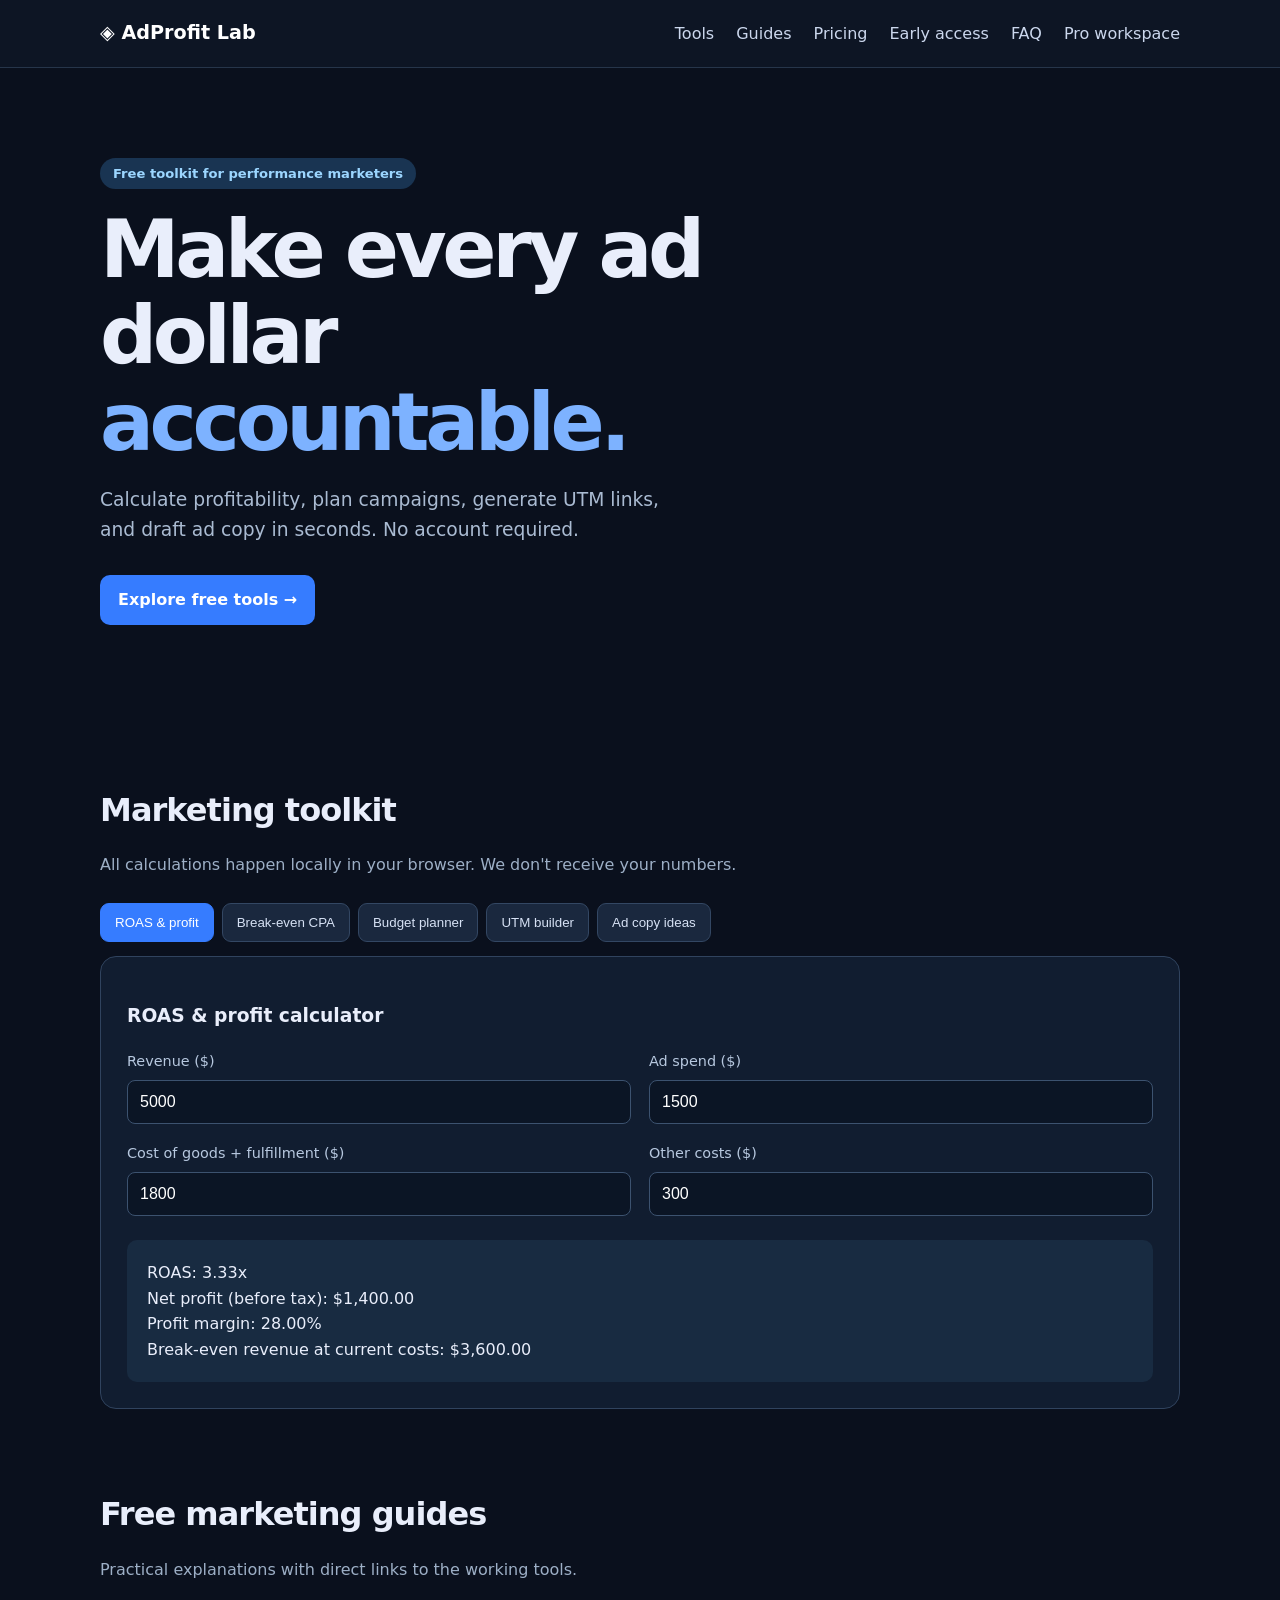
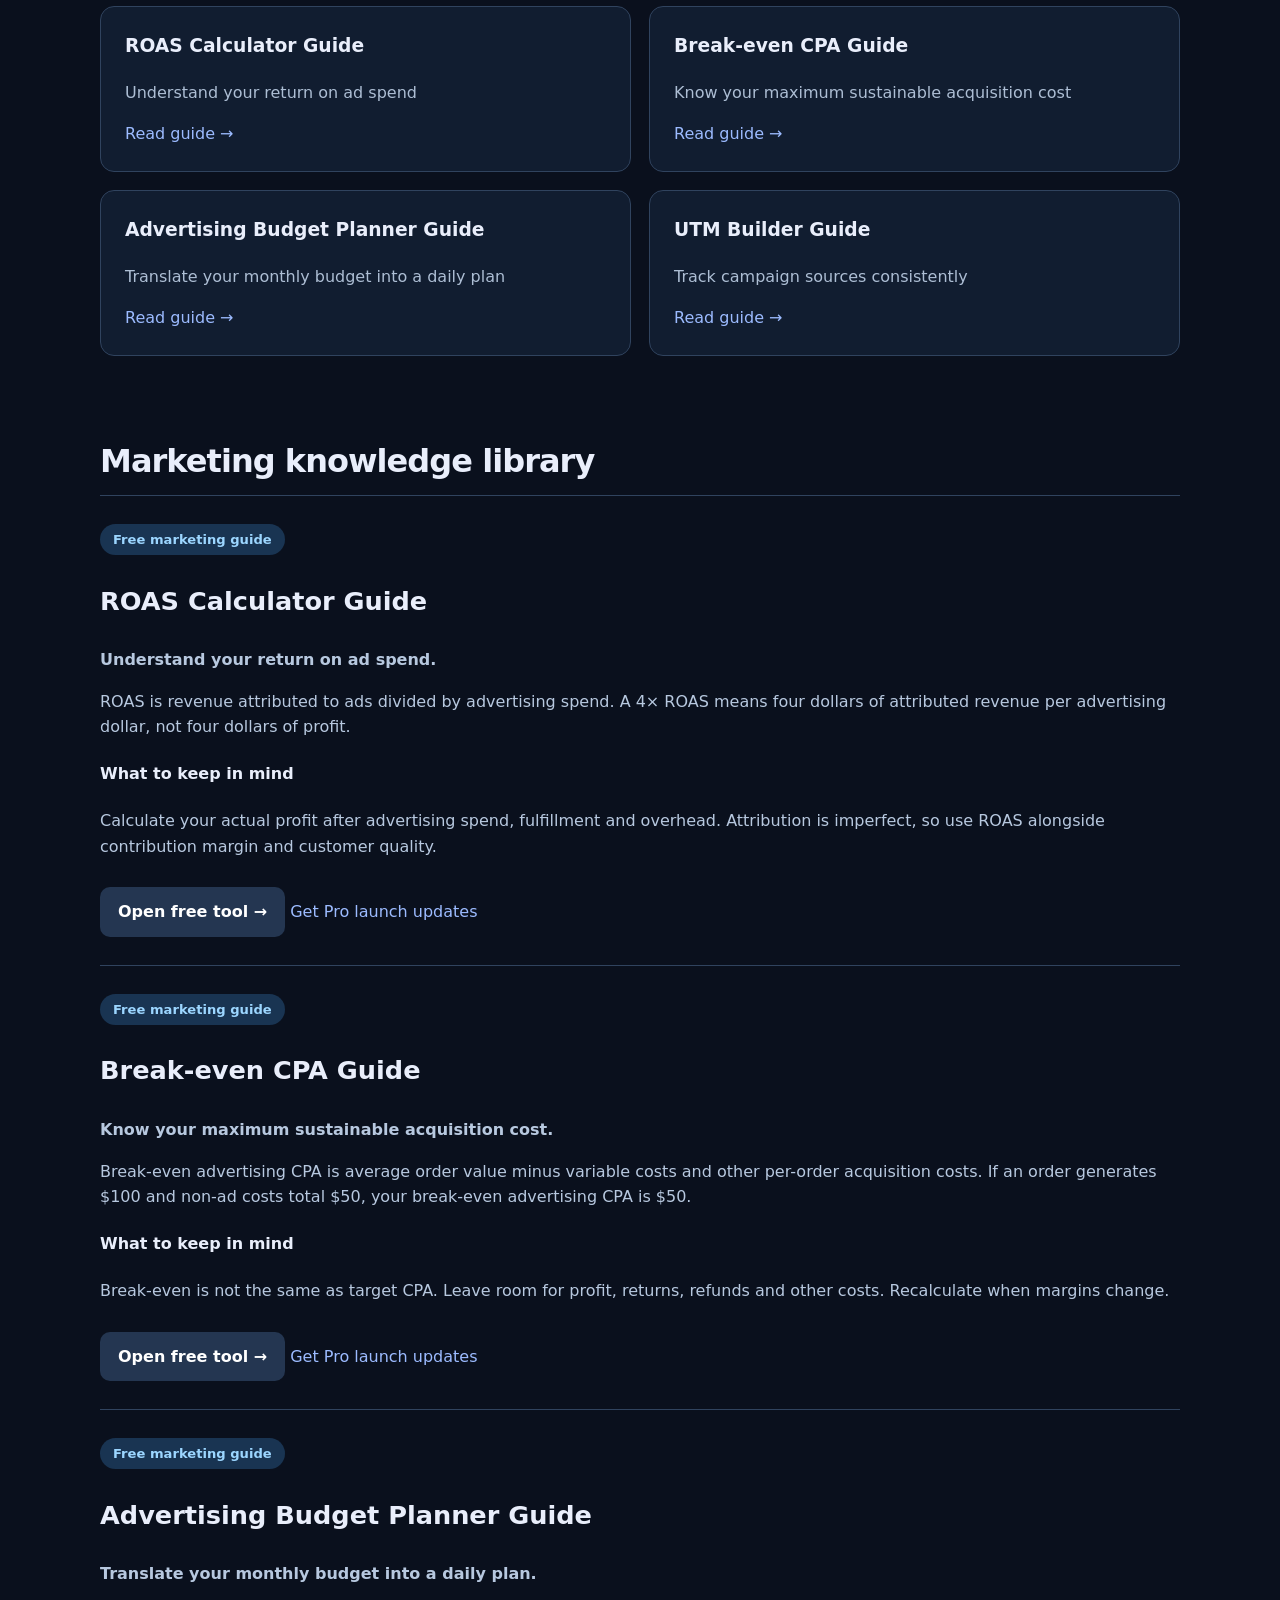
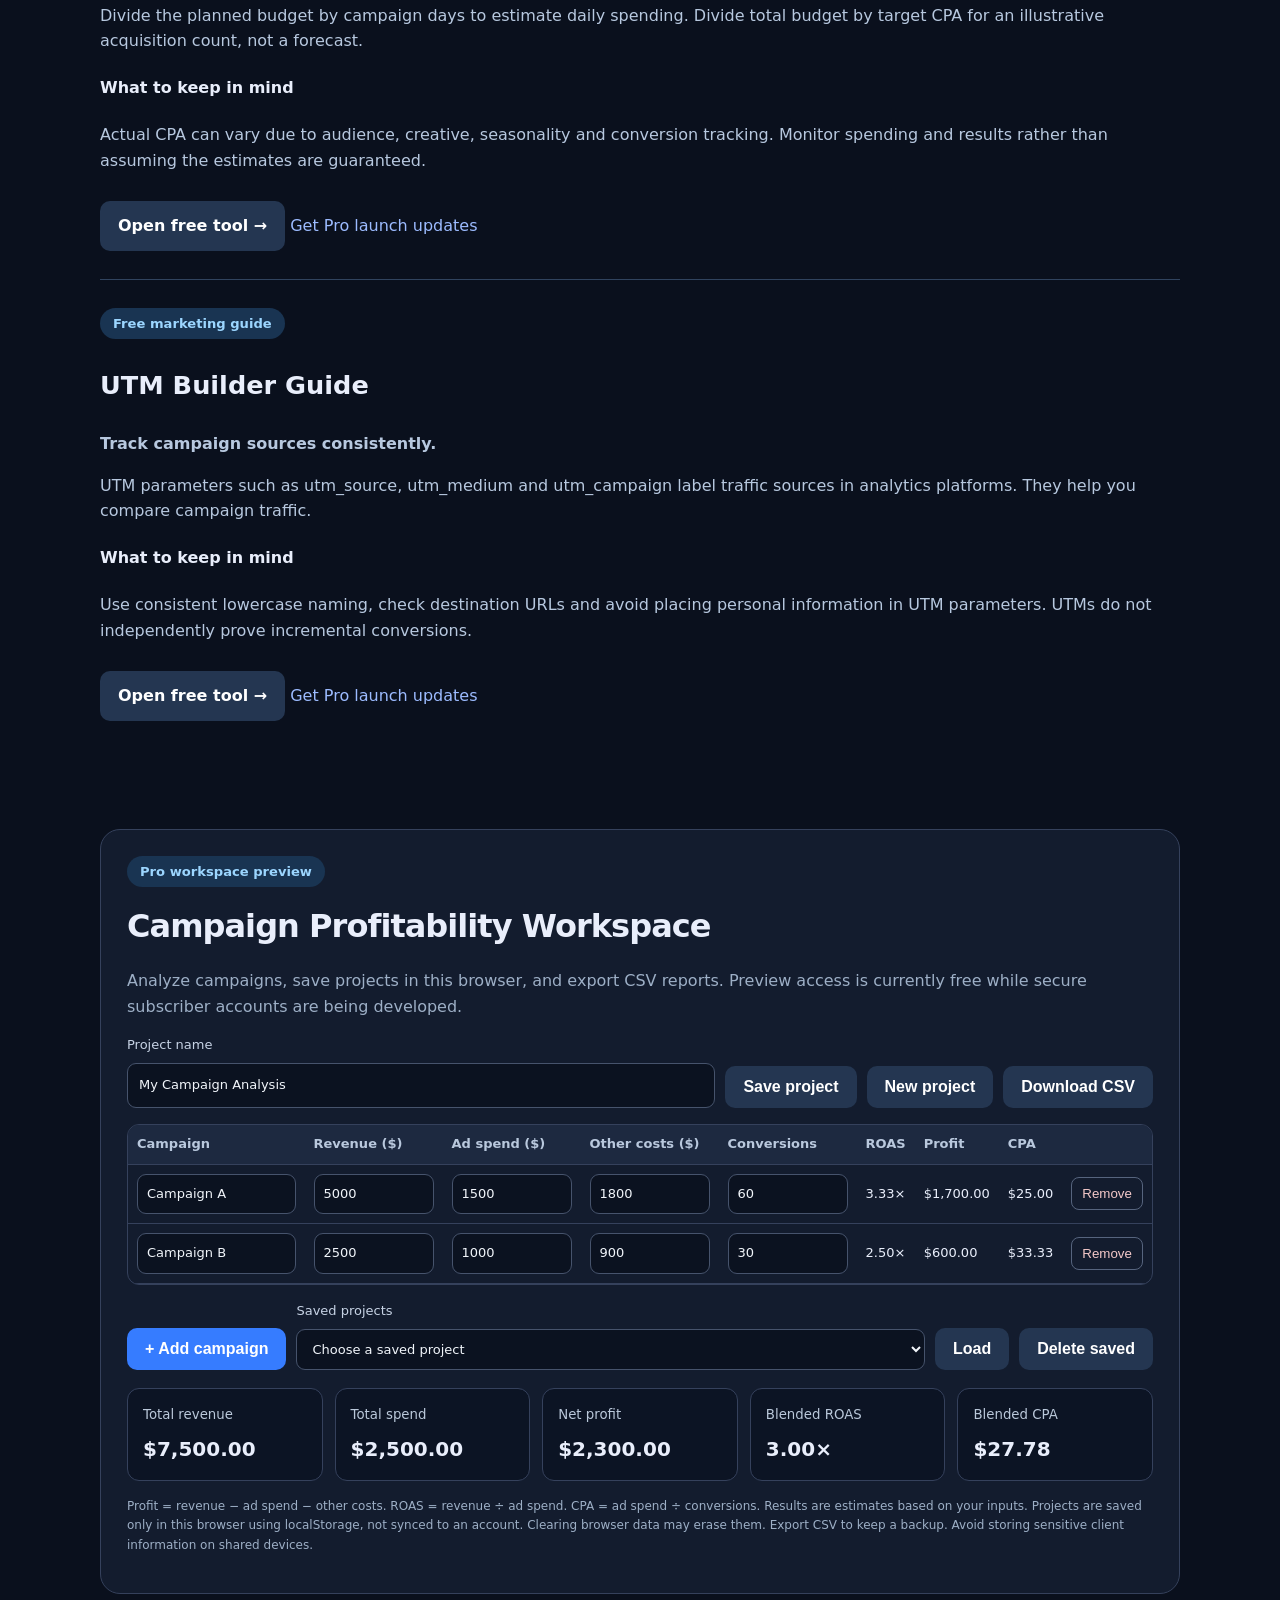
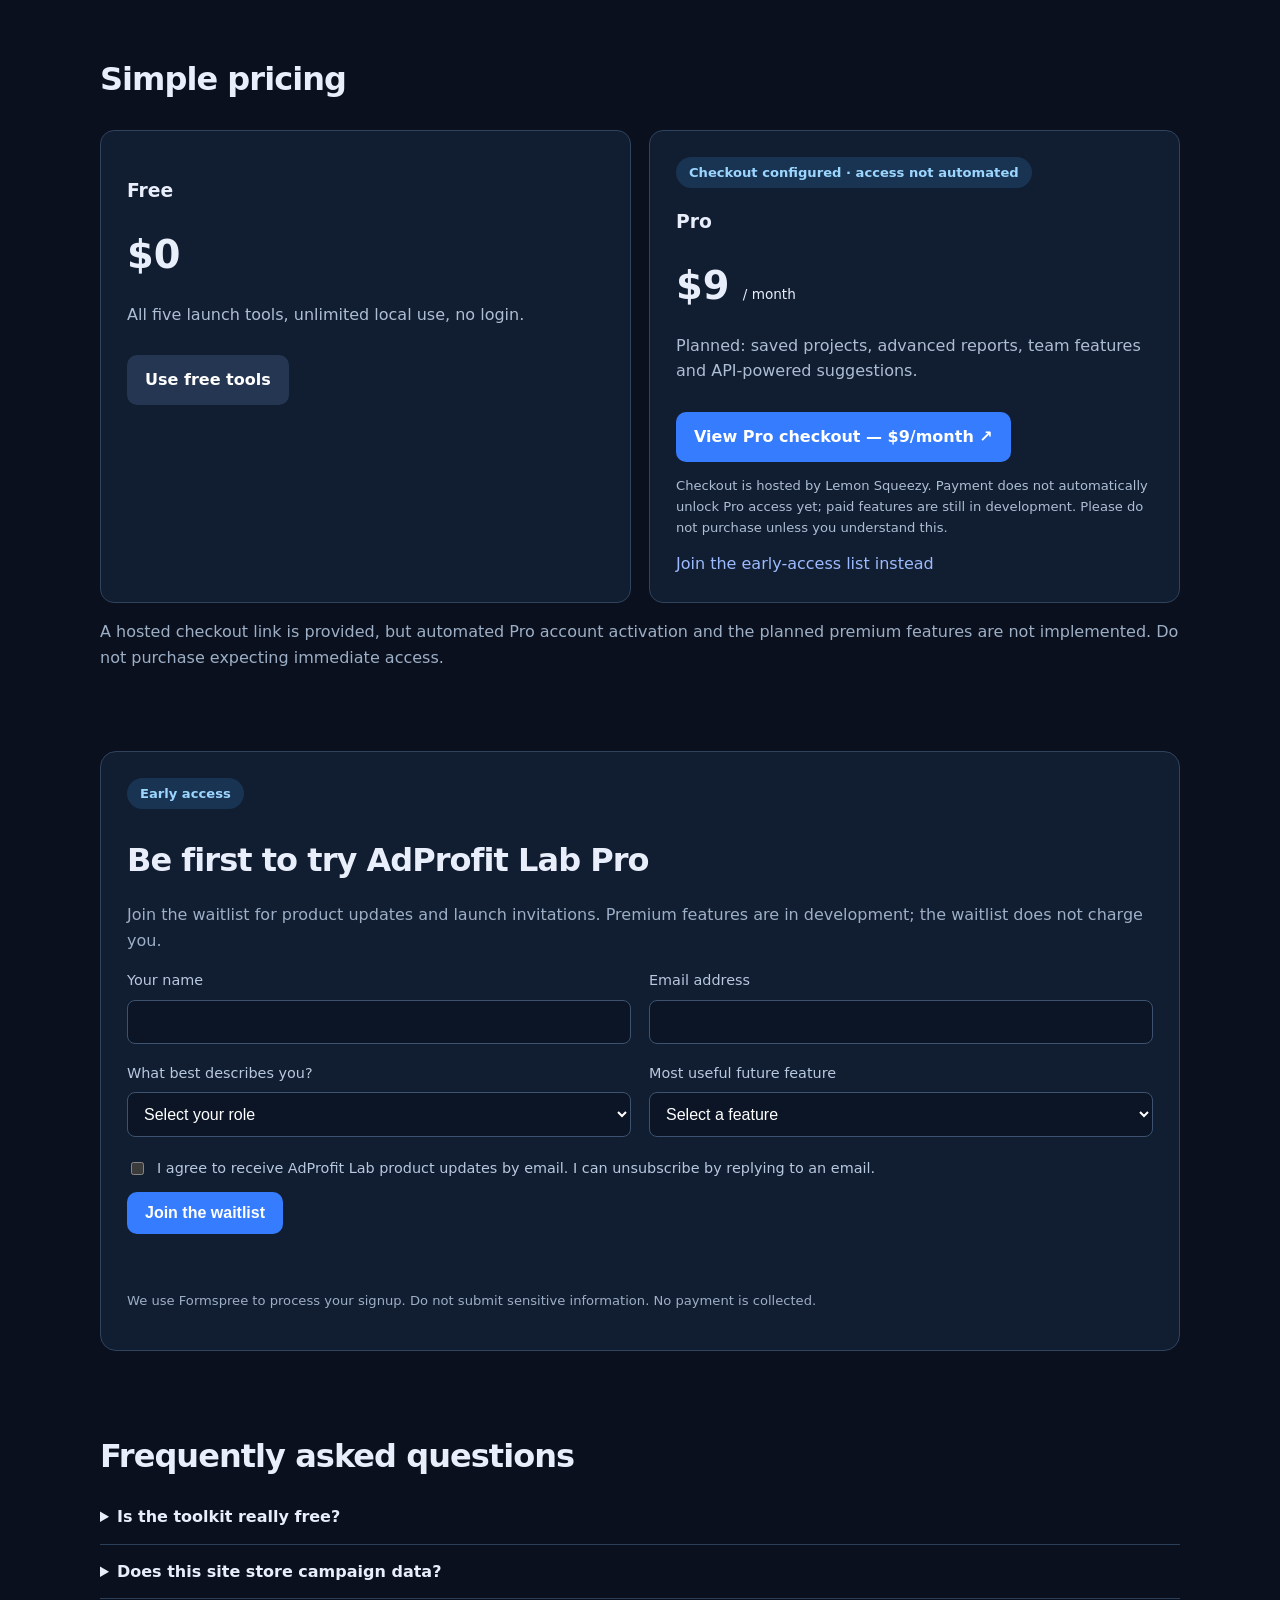
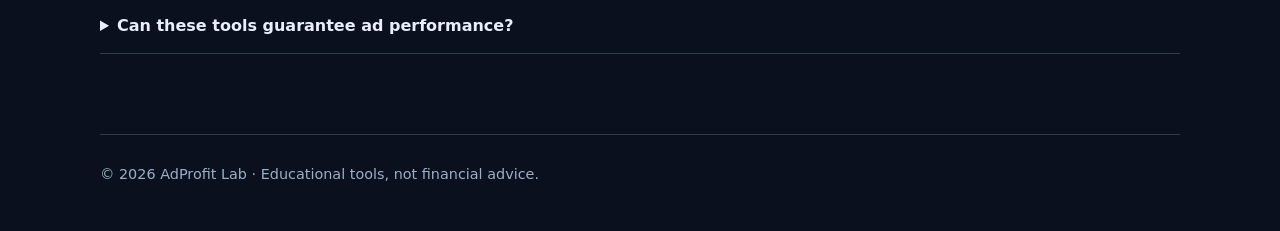
<file: index.html>
<!DOCTYPE html>
<html lang="en"><head><meta charset="utf-8"/><meta content="width=device-width,initial-scale=1" name="viewport"/><meta content="Free advertising ROI, CPA, budget and UTM tools for marketers." name="description"/><title>AdProfit Lab | Free Marketing Calculators</title><link href="https://aqibspeaks.github.io/adprofit-lab/" rel="canonical"/><style>:root{color-scheme:dark;font-family:Inter,system-ui,-apple-system,Segoe UI,sans-serif;background:#0a101d;color:#e9eefb}*{box-sizing:border-box}html{scroll-behavior:smooth}body{margin:0;line-height:1.6}.wrap{width:min(1080px,92%);margin:auto}header{border-bottom:1px solid #26354a;background:#0d1524}.nav{display:flex;justify-content:space-between;align-items:center;padding:18px 0}.logo{font-weight:800;font-size:1.2rem;color:#fff}a{color:#9cbbff;text-decoration:none}nav{display:flex;gap:22px}nav a{color:#cbd7ed}.hero{padding:90px 0 80px;max-width:770px}.pill{display:inline-block;padding:5px 13px;background:#193452;color:#9cd6ff;border-radius:50px;font-size:.82rem;font-weight:700}h1{font-size:clamp(2.7rem,7vw,5rem);line-height:1.08;letter-spacing:-.055em;margin:18px 0}h1 em{font-style:normal;color:#7db2ff}.hero p{font-size:1.17rem;color:#aabbd2;max-width:600px}.btn{display:inline-block;border:0;border-radius:10px;background:#367cff;color:white;padding:12px 18px;font-size:1rem;font-weight:700;cursor:pointer;margin-top:12px}.btn:hover{background:#2364db}.btn.secondary{background:#243651}section{margin-bottom:80px}h2{font-size:2rem;letter-spacing:-.03em;margin-bottom:8px}.muted{color:#9dafc6}.tabs{display:flex;gap:8px;flex-wrap:wrap;margin:25px 0 0}.tabs button{background:#1a283e;border:1px solid #334763;border-radius:9px;color:#d6e1f4;padding:11px 14px;cursor:pointer}.tabs button.active{background:#367cff;border-color:#367cff;color:white}.panel{border:1px solid #30435e;border-radius:16px;background:#111d30;padding:26px;margin-top:14px}.hidden{display:none}.fields{display:grid;grid-template-columns:repeat(2,minmax(0,1fr));gap:18px}label{display:flex;flex-direction:column;gap:7px;font-size:.9rem;color:#b7c8df}input{background:#0b1525;border:1px solid #3c526f;border-radius:8px;padding:12px;color:white;font-size:1rem;min-width:0}input:focus{outline:2px solid #6ca5ff}.result{margin-top:24px;padding:20px;border-radius:10px;background:#182b41;white-space:pre-wrap;overflow-wrap:anywhere}.result:empty{display:none}.cards{display:grid;grid-template-columns:1fr 1fr;gap:18px;margin-top:25px}.cards article{background:#111d30;border:1px solid #30435e;border-radius:14px;padding:26px}.cards strong{font-size:2.4rem}.cards small{font-size:.85rem;font-weight:400}.cards p{color:#adbed4}details{border-bottom:1px solid #2b4058;padding:14px 0}summary{cursor:pointer;font-weight:700}footer{border-top:1px solid #293c52;padding:28px 0 45px;color:#9dafc6;font-size:.9rem}@media(max-width:650px){.fields,.cards{grid-template-columns:1fr}.hero{padding:55px 0}.panel{padding:18px}nav{gap:12px;font-size:.85rem}}

select{background:#0b1525;border:1px solid #3c526f;border-radius:8px;padding:12px;color:white;font-size:1rem;width:100%}select:focus{outline:2px solid #6ca5ff}.consent{flex-direction:row;align-items:flex-start;margin-top:20px;gap:10px}.consent input{margin-top:5px}.hp{position:absolute;left:-10000px;width:1px;height:1px;overflow:hidden}.fine{font-size:.82rem}#leadStatus{min-height:1.5em}#leadSubmit:disabled{opacity:.65;cursor:wait}

/* Unified single-file navigation and guides */
header{position:sticky;top:0;z-index:20}nav{flex-wrap:wrap} .guide-grid{display:grid;grid-template-columns:repeat(2,minmax(0,1fr));gap:18px;margin-top:24px}.guide-card{background:#111d30;border:1px solid #30435e;border-radius:14px;padding:24px}.guide-card h3{margin-top:0}.guide-card p{color:#adbed4}.guide-detail{scroll-margin-top:90px;border-top:1px solid #30435e;padding:28px 0}.guide-detail h3{font-size:1.6rem}.guide-detail p{color:#b7c8df}.guide-detail ul{color:#b7c8df}.guide-detail:target{background:#13243b;border-radius:14px;padding:28px 20px}section{scroll-margin-top:95px} .panel.hidden{display:none}#early-access.panel{display:block!important}a:focus-visible,button:focus-visible{outline:3px solid #8fbaff;outline-offset:3px}@media(max-width:650px){.guide-grid{grid-template-columns:1fr}.nav{align-items:flex-start;gap:12px}nav{gap:10px}}

/* Pro workspace */
.pro-workspace{margin:60px 0;padding:26px;border:1px solid #35415c;border-radius:20px;background:#131c2e}
.pro-workspace h2{margin:14px 0}.pro-toolbar{display:flex;flex-wrap:wrap;gap:10px;align-items:end;margin:16px 0}.pro-toolbar label{flex:1 1 200px;display:grid;gap:7px;font-size:13px;color:#c7d3e5}.pro-toolbar input,.pro-toolbar select,.pro-table input{width:100%;min-width:0;box-sizing:border-box;background:#0b1220;color:#f1f5fa;border:1px solid #46536c;border-radius:9px;padding:11px;font:inherit}.pro-table-wrap{overflow-x:auto;border:1px solid #35415c;border-radius:12px}.pro-table{width:100%;border-collapse:collapse;min-width:930px}.pro-table th,.pro-table td{padding:9px;border-bottom:1px solid #35415c;text-align:left;font-size:13px}.pro-table th{color:#b9c8dd;background:#1d2940}.pro-table td input{padding:9px}.pro-table td:first-child input{min-width:145px}.pro-table td:not(:first-child) input{min-width:90px}.pro-table .pro-remove{background:transparent;border:1px solid #56647e;color:#f4c9c9;padding:8px 10px;border-radius:8px;cursor:pointer}.pro-summary{display:grid;grid-template-columns:repeat(auto-fit,minmax(140px,1fr));gap:12px;margin-top:18px}.pro-summary>div{padding:15px;background:#0c1424;border:1px solid #35415c;border-radius:12px}.pro-summary small{display:block;color:#bac8da;margin-bottom:8px}.pro-summary strong{font-size:20px;overflow-wrap:anywhere}.pro-workspace .fine{font-size:12px;line-height:1.6;margin-top:16px}
</style></head><body><header><div class="wrap nav"><a class="logo" href="#top">◈ AdProfit Lab</a><nav><a href="#tools">Tools</a><a href="#guides">Guides</a><a href="#pricing">Pricing</a><a href="#early-access">Early access</a><a href="#faq">FAQ</a><a href="#pro-workspace">Pro workspace</a></nav></div></header><main class="wrap" id="top"><section class="hero"><span class="pill">Free toolkit for performance marketers</span><h1>Make every ad dollar <em>accountable.</em></h1><p>Calculate profitability, plan campaigns, generate UTM links, and draft ad copy in seconds. No account required.</p><a class="btn" href="#tools">Explore free tools →</a></section><section id="tools"><h2>Marketing toolkit</h2><p class="muted">All calculations happen locally in your browser. We don't receive your numbers.</p><div aria-label="Select tool" class="tabs" role="tablist"><button class="active" data-tab="roas">ROAS &amp; profit</button><button data-tab="cpa">Break-even CPA</button><button data-tab="budget">Budget planner</button><button data-tab="utm">UTM builder</button><button data-tab="copy">Ad copy ideas</button></div><div class="panel" id="roas"><h3>ROAS &amp; profit calculator</h3><div class="fields"><label>Revenue ($)<input id="revenue" min="0" step="any" type="number" value="5000"/></label><label>Ad spend ($)<input id="spend" min="0" step="any" type="number" value="1500"/></label><label>Cost of goods + fulfillment ($)<input id="cost" min="0" step="any" type="number" value="1800"/></label><label>Other costs ($)<input id="other" min="0" step="any" type="number" value="300"/></label></div><div aria-live="polite" class="result" id="roasOut"></div></div><div class="panel hidden" id="cpa"><h3>Break-even CPA calculator</h3><div class="fields"><label>Average order value ($)<input id="aov" min="0" step="any" type="number" value="100"/></label><label>Variable cost per order ($)<input id="variable" min="0" step="any" type="number" value="45"/></label><label>Other acquisition cost per order ($)<input id="perorder" min="0" step="any" type="number" value="5"/></label></div><div aria-live="polite" class="result" id="cpaOut"></div></div><div class="panel hidden" id="budget"><h3>Advertising budget planner</h3><div class="fields"><label>Monthly budget ($)<input id="monthly" min="0" step="any" type="number" value="1000"/></label><label>Target CPA ($)<input id="targetcpa" min="0" step="any" type="number" value="25"/></label><label>Days in campaign<input id="days" min="1" step="1" type="number" value="30"/></label></div><div aria-live="polite" class="result" id="budgetOut"></div></div><div class="panel hidden" id="utm"><h3>UTM campaign link builder</h3><div class="fields"><label>Destination URL<input id="url" placeholder="https://example.com/landing" type="url"/></label><label>Source<input id="source" placeholder="facebook"/></label><label>Medium<input id="medium" placeholder="paid_social"/></label><label>Campaign<input id="campaign" placeholder="fall_launch"/></label><label>Content (optional)<input id="content" placeholder="creative_a"/></label></div><div aria-live="polite" class="result" id="utmOut"></div><button class="btn secondary" id="copyLink" type="button">Copy URL</button></div><div class="panel hidden" id="copy"><h3>Ad copy idea generator</h3><p class="muted">Template-based, not AI-generated. Review claims and platform policies before publishing.</p><div class="fields"><label>Product or service<input id="product" maxlength="100" placeholder="Online marketing course"/></label><label>Audience<input id="audience" maxlength="100" placeholder="Small business owners"/></label><label>Key benefit<input id="benefit" maxlength="120" placeholder="Organize campaigns faster"/></label></div><button class="btn" id="generate" type="button">Generate ideas</button><div aria-live="polite" class="result" id="copyOut"></div></div></section><section id="guides"><h2>Free marketing guides</h2><p class="muted">Practical explanations with direct links to the working tools.</p><div class="guide-grid"><article class="guide-card"><h3>ROAS Calculator Guide</h3><p>Understand your return on ad spend</p><a href="#roas-guide">Read guide →</a></article><article class="guide-card"><h3>Break-even CPA Guide</h3><p>Know your maximum sustainable acquisition cost</p><a href="#cpa-guide">Read guide →</a></article><article class="guide-card"><h3>Advertising Budget Planner Guide</h3><p>Translate your monthly budget into a daily plan</p><a href="#budget-guide">Read guide →</a></article><article class="guide-card"><h3>UTM Builder Guide</h3><p>Track campaign sources consistently</p><a href="#utm-guide">Read guide →</a></article></div></section><section id="guide-library"><h2>Marketing knowledge library</h2><article class="guide-detail" id="roas-guide"><span class="pill">Free marketing guide</span><h3>ROAS Calculator Guide</h3><p><strong>Understand your return on ad spend.</strong></p><p>ROAS is revenue attributed to ads divided by advertising spend. A 4× ROAS means four dollars of attributed revenue per advertising dollar, not four dollars of profit.</p><h4>What to keep in mind</h4><p>Calculate your actual profit after advertising spend, fulfillment and overhead. Attribution is imperfect, so use ROAS alongside contribution margin and customer quality.</p><a class="btn secondary" data-open-tool="roas" href="#tools">Open free tool →</a> <a href="#early-access">Get Pro launch updates</a></article><article class="guide-detail" id="cpa-guide"><span class="pill">Free marketing guide</span><h3>Break-even CPA Guide</h3><p><strong>Know your maximum sustainable acquisition cost.</strong></p><p>Break-even advertising CPA is average order value minus variable costs and other per-order acquisition costs. If an order generates $100 and non-ad costs total $50, your break-even advertising CPA is $50.</p><h4>What to keep in mind</h4><p>Break-even is not the same as target CPA. Leave room for profit, returns, refunds and other costs. Recalculate when margins change.</p><a class="btn secondary" data-open-tool="cpa" href="#tools">Open free tool →</a> <a href="#early-access">Get Pro launch updates</a></article><article class="guide-detail" id="budget-guide"><span class="pill">Free marketing guide</span><h3>Advertising Budget Planner Guide</h3><p><strong>Translate your monthly budget into a daily plan.</strong></p><p>Divide the planned budget by campaign days to estimate daily spending. Divide total budget by target CPA for an illustrative acquisition count, not a forecast.</p><h4>What to keep in mind</h4><p>Actual CPA can vary due to audience, creative, seasonality and conversion tracking. Monitor spending and results rather than assuming the estimates are guaranteed.</p><a class="btn secondary" data-open-tool="budget" href="#tools">Open free tool →</a> <a href="#early-access">Get Pro launch updates</a></article><article class="guide-detail" id="utm-guide"><span class="pill">Free marketing guide</span><h3>UTM Builder Guide</h3><p><strong>Track campaign sources consistently.</strong></p><p>UTM parameters such as utm_source, utm_medium and utm_campaign label traffic sources in analytics platforms. They help you compare campaign traffic.</p><h4>What to keep in mind</h4><p>Use consistent lowercase naming, check destination URLs and avoid placing personal information in UTM parameters. UTMs do not independently prove incremental conversions.</p><a class="btn secondary" data-open-tool="utm" href="#tools">Open free tool →</a> <a href="#early-access">Get Pro launch updates</a></article></section><section class="pro-workspace" id="pro-workspace"><span class="pill">Pro workspace preview</span><h2>Campaign Profitability Workspace</h2><p class="muted">Analyze campaigns, save projects in this browser, and export CSV reports. Preview access is currently free while secure subscriber accounts are being developed.</p><div class="pro-toolbar"><label>Project name<input id="proProjectName" maxlength="90" placeholder="Project name" value="My Campaign Analysis"/></label><button class="btn secondary" id="proSave" type="button">Save project</button><button class="btn secondary" id="proNew" type="button">New project</button><button class="btn secondary" id="proExport" type="button">Download CSV</button></div><p aria-live="polite" class="muted" id="proStatus" role="status"></p><div class="pro-table-wrap"><table class="pro-table"><thead><tr><th>Campaign</th><th>Revenue ($)</th><th>Ad spend ($)</th><th>Other costs ($)</th><th>Conversions</th><th>ROAS</th><th>Profit</th><th>CPA</th><th></th></tr></thead><tbody id="proRows"></tbody></table></div><div class="pro-toolbar"><button class="btn" id="proAdd" type="button">+ Add campaign</button><label>Saved projects<select id="proSaved"><option value="">Choose a saved project</option></select></label><button class="btn secondary" id="proLoad" type="button">Load</button><button class="btn secondary" id="proDelete" type="button">Delete saved</button></div><div aria-live="polite" class="pro-summary"><div><small>Total revenue</small><strong id="proRevenue">$0.00</strong></div><div><small>Total spend</small><strong id="proSpend">$0.00</strong></div><div><small>Net profit</small><strong id="proProfit">$0.00</strong></div><div><small>Blended ROAS</small><strong id="proRoas">—</strong></div><div><small>Blended CPA</small><strong id="proCpa">—</strong></div></div><p class="muted fine">Profit = revenue − ad spend − other costs. ROAS = revenue ÷ ad spend. CPA = ad spend ÷ conversions. Results are estimates based on your inputs. Projects are saved only in this browser using localStorage, not synced to an account. Clearing browser data may erase them. Export CSV to keep a backup. Avoid storing sensitive client information on shared devices.</p></section><section class="pricing" id="pricing"><h2>Simple pricing</h2><div class="cards"><article><h3>Free</h3><strong>$0</strong><p>All five launch tools, unlimited local use, no login.</p><a class="btn secondary" href="#tools">Use free tools</a></article><article><span class="pill">Checkout configured · access not automated</span><h3>Pro</h3><strong>$9 <small>/ month</small></strong><p>Planned: saved projects, advanced reports, team features and API-powered suggestions.</p><a class="btn" href="https://adprofitlab.lemonsqueezy.com/checkout/buy/459c7919-0dda-43be-a9b6-67aea6d1a63d" id="proCheckout" rel="noopener noreferrer" target="_blank">View Pro checkout — $9/month ↗</a><p class="muted fine">Checkout is hosted by Lemon Squeezy. Payment does not automatically unlock Pro access yet; paid features are still in development. Please do not purchase unless you understand this.</p><a href="#early-access">Join the early-access list instead</a></article></div><p class="muted">A hosted checkout link is provided, but automated Pro account activation and the planned premium features are not implemented. Do not purchase expecting immediate access.</p></section><section class="panel" id="early-access"><span class="pill">Early access</span><h2>Be first to try AdProfit Lab Pro</h2><p class="muted">Join the waitlist for product updates and launch invitations. Premium features are in development; the waitlist does not charge you.</p><form action="https://formspree.io/f/mdeajoye" id="leadForm" method="POST"><div class="fields"><label>Your name<input autocomplete="name" maxlength="100" name="name" required="" type="text"/></label><label>Email address<input autocomplete="email" maxlength="254" name="email" required="" type="email"/></label><label>What best describes you?<select name="role" required=""><option value="">Select your role</option><option>Media buyer</option><option>Agency owner</option><option>Business owner</option><option>Freelancer</option><option>Other</option></select></label><label>Most useful future feature<select name="interest" required=""><option value="">Select a feature</option><option>Saved reports</option><option>Campaign planning</option><option>AI copy suggestions</option><option>Team features</option></select></label></div><label class="consent"><input name="consent" required="" type="checkbox" value="yes"/> I agree to receive AdProfit Lab product updates by email. I can unsubscribe by replying to an email.</label><div aria-hidden="true" class="hp"><label>Leave this field blank<input autocomplete="off" name="_gotcha" tabindex="-1" type="text"/></label></div><input name="source" type="hidden" value="adprofit-lab-site"/><button class="btn" id="leadSubmit" type="submit">Join the waitlist</button><p aria-live="polite" id="leadStatus" role="status"></p><p class="muted fine">We use Formspree to process your signup. Do not submit sensitive information. No payment is collected.</p></form></section><section id="faq"><h2>Frequently asked questions</h2><details><summary>Is the toolkit really free?</summary><p>Yes. The launch tools run in your browser with no subscription.</p></details><details><summary>Does this site store campaign data?</summary><p>No. Inputs stay in your browser while the page is open; the site does not send them to a server.</p></details><details><summary>Can these tools guarantee ad performance?</summary><p>No. Outputs are estimates based on the inputs you provide.</p></details></section></main><footer class="wrap">© <span id="year"></span> AdProfit Lab · Educational tools, not financial advice.</footer><script>'use strict';
const $=id=>document.getElementById(id);
const num=id=>{const x=Number($(id).value);return Number.isFinite(x)&&x>=0?x:NaN};
const money=n=>Number.isFinite(n)?new Intl.NumberFormat('en-US',{style:'currency',currency:'USD',maximumFractionDigits:2}).format(n):'—';
const fmt=n=>Number.isFinite(n)?n.toFixed(2):'—';
function compute(){
 const r=num('revenue'),s=num('spend'),c=num('cost'),o=num('other');
 $('roasOut').textContent=[r,s,c,o].some(Number.isNaN)?'Enter valid non-negative amounts.':`ROAS: ${s>0?fmt(r/s)+'x':'N/A (zero ad spend)'}\nNet profit (before tax): ${money(r-s-c-o)}\nProfit margin: ${r>0?fmt(100*(r-s-c-o)/r)+'%':'N/A (zero revenue)'}\nBreak-even revenue at current costs: ${money(s+c+o)}`;
 const a=num('aov'),v=num('variable'),p=num('perorder');
 $('cpaOut').textContent=[a,v,p].some(Number.isNaN)?'Enter valid non-negative amounts.':`Break-even ad CPA: ${money(a-v-p)}\nContribution before advertising: ${money(a-v-p)}\n${a-v-p<0?'Warning: each order loses money before ad spend.':'At this CPA, contribution after acquisition is zero.'}`;
 const m=num('monthly'),t=num('targetcpa'),d=num('days');
 $('budgetOut').textContent=[m,t,d].some(Number.isNaN)||d<1?'Enter valid amounts and at least 1 day.':`Daily budget: ${money(m/d)}\nEstimated acquisitions at target CPA: ${t>0?fmt(m/t):'N/A (zero target CPA)'}\nThis is a planning estimate, not a forecast.`;
 updateUTM();
}
let currentUTM='';
function updateUTM(){try{const raw=$('url').value.trim();if(!raw){$('utmOut').textContent='Enter a destination URL.';currentUTM='';return}const u=new URL(raw);if(!['https:','http:'].includes(u.protocol))throw Error('Use an HTTP(S) URL');const source=$('source').value.trim(),medium=$('medium').value.trim(),campaign=$('campaign').value.trim();if(!source||!medium||!campaign){$('utmOut').textContent='Source, medium, and campaign are required.';currentUTM='';return}for(const [key,value] of [['utm_source',source],['utm_medium',medium],['utm_campaign',campaign],['utm_content',$('content').value.trim()]]){if(value)u.searchParams.set(key,value)}currentUTM=u.toString();$('utmOut').textContent=currentUTM}catch(e){currentUTM='';$('utmOut').textContent='Enter a valid http:// or https:// URL.'}}
function generate(){const p=$('product').value.trim(),a=$('audience').value.trim(),b=$('benefit').value.trim();if(!p||!a||!b){$('copyOut').textContent='Complete all three fields.';return}const ideas=[`Question hook: Looking for a simpler way to ${b.toLowerCase()}? Explore ${p} for ${a}.`,`Benefit-led: ${p} is designed for ${a}. Discover how it can help you ${b.toLowerCase()}.`,`Curiosity-led: What could change if ${a} had a better way to ${b.toLowerCase()}? Take a look at ${p}.`];$('copyOut').textContent=ideas.map((s,i)=>`${i+1}. ${s}`).join('\n\n')+'\n\nReview every claim before publishing.'}
document.querySelectorAll('[data-tab]').forEach(b=>b.addEventListener('click',()=>{document.querySelectorAll('[data-tab]').forEach(x=>{x.classList.toggle('active',x===b);x.setAttribute('aria-selected',String(x===b))});document.querySelectorAll('#tools .panel').forEach(p=>p.classList.toggle('hidden',p.id!==b.dataset.tab))}));
document.querySelectorAll('input').forEach(x=>x.addEventListener('input',compute));$('generate').addEventListener('click',generate);$('copyLink').addEventListener('click',async()=>{if(!currentUTM)return;try{await navigator.clipboard.writeText(currentUTM);$('copyLink').textContent='Copied!'}catch{$('copyLink').textContent='Select and copy URL above'}});$('year').textContent=new Date().getFullYear();compute();

(() => {
  const form = document.getElementById('leadForm');
  if (!form) return;
  const status = document.getElementById('leadStatus');
  const button = document.getElementById('leadSubmit');
  form.addEventListener('submit', async (event) => {
    event.preventDefault();
    if (!form.reportValidity()) return;
    if (form.elements.namedItem('_gotcha').value.trim()) return;
    if (!/^https:\/\/formspree\.io\/f\/[a-zA-Z0-9]+$/.test(form.action)) {
      status.textContent = 'Setup required: add your Formspree form ID to index.html first.';
      return;
    }
    button.disabled = true;
    status.textContent = 'Submitting…';
    try {
      const response = await fetch(form.action, {
        method: 'POST', body: new FormData(form), headers: { Accept: 'application/json' }
      });
      if (response.ok) {
        form.reset();
        status.textContent = 'Thanks! Your signup was submitted successfully.';
      } else {
        const result = await response.json().catch(() => ({}));
        status.textContent = result.errors?.map(e => e.message).join(' ') || 'Could not submit. Please try again.';
      }
    } catch {
      status.textContent = 'Network error. Please check your connection and try again.';
    } finally { button.disabled = false; }
  });
})();

document.querySelectorAll('[data-open-tool]').forEach(link=>link.addEventListener('click',()=>{const tab=document.querySelector('[data-tab="'+link.dataset.openTool+'"]');if(tab)tab.click()}));
</script><script>
(()=>{
'use strict';
const $=id=>document.getElementById(id), key='adprofit_pro_projects_v1';
const fields=['name','revenue','spend','costs','conversions'];
let rows=[{name:'Campaign A',revenue:5000,spend:1500,costs:1800,conversions:60},{name:'Campaign B',revenue:2500,spend:1000,costs:900,conversions:30}];
const money=n=>new Intl.NumberFormat('en-US',{style:'currency',currency:'USD'}).format(n);
const number=v=>{const n=Number(v);return Number.isFinite(n)&&n>=0?n:0};
const ratio=(a,b)=>b>0?(a/b).toFixed(2):'—';
const status=t=>{$('proStatus').textContent=t};
function render(){const body=$('proRows');body.replaceChildren();rows.forEach((r,i)=>{const tr=document.createElement('tr');fields.forEach(f=>{const td=document.createElement('td');const inp=document.createElement('input');inp.dataset.field=f;inp.dataset.index=i;inp.type=f==='name'?'text':'number';if(f==='name')inp.maxLength=120;else{inp.min='0';inp.step=f==='conversions'?'1':'any'}inp.value=r[f];inp.setAttribute('aria-label',`${f} for campaign ${i+1}`);td.append(inp);tr.append(td)});for(let j=0;j<3;j++){const td=document.createElement('td');td.dataset.metric=j;tr.append(td)}const td=document.createElement('td');const btn=document.createElement('button');btn.type='button';btn.className='pro-remove';btn.textContent='Remove';btn.setAttribute('aria-label',`Remove campaign ${i+1}`);btn.addEventListener('click',()=>{rows.splice(i,1);render();status('Campaign removed. Save project to keep this change.')});td.append(btn);tr.append(td);body.append(tr)});update()}
function update(){let revenue=0,spend=0,costs=0,conversions=0;[...$('proRows').children].forEach((tr,i)=>{const r=rows[i];const rev=number(r.revenue),ad=number(r.spend),cost=number(r.costs),conv=number(r.conversions);revenue+=rev;spend+=ad;costs+=cost;conversions+=conv;tr.querySelector('[data-metric="0"]').textContent=ratio(rev,ad)==='—'?'—':ratio(rev,ad)+'×';tr.querySelector('[data-metric="1"]').textContent=money(rev-ad-cost);tr.querySelector('[data-metric="2"]').textContent=conv>0?money(ad/conv):'—'});$('proRevenue').textContent=money(revenue);$('proSpend').textContent=money(spend);$('proProfit').textContent=money(revenue-spend-costs);$('proRoas').textContent=ratio(revenue,spend)==='—'?'—':ratio(revenue,spend)+'×';$('proCpa').textContent=conversions>0?money(spend/conversions):'—'}
$('proRows').addEventListener('input',e=>{const el=e.target;if(!el.dataset.field)return;const i=Number(el.dataset.index),f=el.dataset.field;if(f==='name')rows[i][f]=el.value;else rows[i][f]=number(el.value);update()});
$('proAdd').addEventListener('click',()=>{rows.push({name:'New campaign',revenue:0,spend:0,costs:0,conversions:0});render()});
$('proNew').addEventListener('click',()=>{$('proProjectName').value='Untitled project';rows=[];render();status('New project started. Save when ready.')});
function getSaved(){try{const data=JSON.parse(localStorage.getItem(key)||'{}');return data&&typeof data==='object'&&!Array.isArray(data)?data:{}}catch{return {}}}
function refreshSaved(){const sel=$('proSaved');sel.replaceChildren();const opt=document.createElement('option');opt.value='';opt.textContent='Choose a saved project';sel.append(opt);Object.keys(getSaved()).sort().forEach(k=>{const o=document.createElement('option');o.value=k;o.textContent=k;sel.append(o)})}
$('proSave').addEventListener('click',()=>{const name=$('proProjectName').value.trim();if(!name){status('Enter a project name before saving.');return}try{const saved=getSaved();saved[name]={rows:rows.map(r=>({...r})),savedAt:new Date().toISOString()};localStorage.setItem(key,JSON.stringify(saved));refreshSaved();$('proSaved').value=name;status('Saved locally in this browser. Export a CSV for backup.')}catch{status('Browser storage is unavailable or full. Download CSV instead.')}});
$('proLoad').addEventListener('click',()=>{const name=$('proSaved').value;const item=getSaved()[name];if(!item||!Array.isArray(item.rows)){status('Select a saved project first.');return}rows=item.rows.slice(0,500).map(r=>({name:String(r.name||'Campaign').slice(0,120),revenue:number(r.revenue),spend:number(r.spend),costs:number(r.costs),conversions:number(r.conversions)}));$('proProjectName').value=name;render();status('Project loaded.')});
$('proDelete').addEventListener('click',()=>{const name=$('proSaved').value;if(!name){status('Select a saved project first.');return}if(!confirm(`Delete saved project "${name}" from this browser?`))return;try{const saved=getSaved();delete saved[name];localStorage.setItem(key,JSON.stringify(saved));refreshSaved();status('Saved project deleted.')}catch{status('Unable to update browser storage.')}});
function csvCell(v){const text=String(v??'');return '"'+(/^[=+@\-\t\r]/.test(text)?"'"+text:text).replace(/"/g,'""')+'"'}
$('proExport').addEventListener('click',()=>{const header=['Campaign','Revenue','Ad spend','Other costs','Conversions','ROAS','Profit','CPA'];const data=rows.map(r=>{const rev=number(r.revenue),sp=number(r.spend),cost=number(r.costs),conv=number(r.conversions);return [r.name,rev,sp,cost,conv,sp>0?(rev/sp).toFixed(4):'',(rev-sp-cost).toFixed(2),conv>0?(sp/conv).toFixed(2):'']});const rev=rows.reduce((a,r)=>a+number(r.revenue),0),sp=rows.reduce((a,r)=>a+number(r.spend),0),cost=rows.reduce((a,r)=>a+number(r.costs),0),conv=rows.reduce((a,r)=>a+number(r.conversions),0);data.push(['TOTAL',rev,sp,cost,conv,sp>0?(rev/sp).toFixed(4):'',(rev-sp-cost).toFixed(2),conv>0?(sp/conv).toFixed(2):'']);const csv=[header,...data].map(line=>line.map(csvCell).join(',')).join('\r\n');const blob=new Blob(['\uFEFF'+csv],{type:'text/csv;charset=utf-8'});const url=URL.createObjectURL(blob);const a=document.createElement('a');a.href=url;a.download=($('proProjectName').value.trim().replace(/[^a-z0-9_-]+/gi,'-').slice(0,60)||'adprofit-report')+'.csv';document.body.append(a);a.click();a.remove();setTimeout(()=>URL.revokeObjectURL(url),1000);status('CSV downloaded. Keep a copy as a backup.')});
refreshSaved();render();
})();
</script></body></html>
</file>
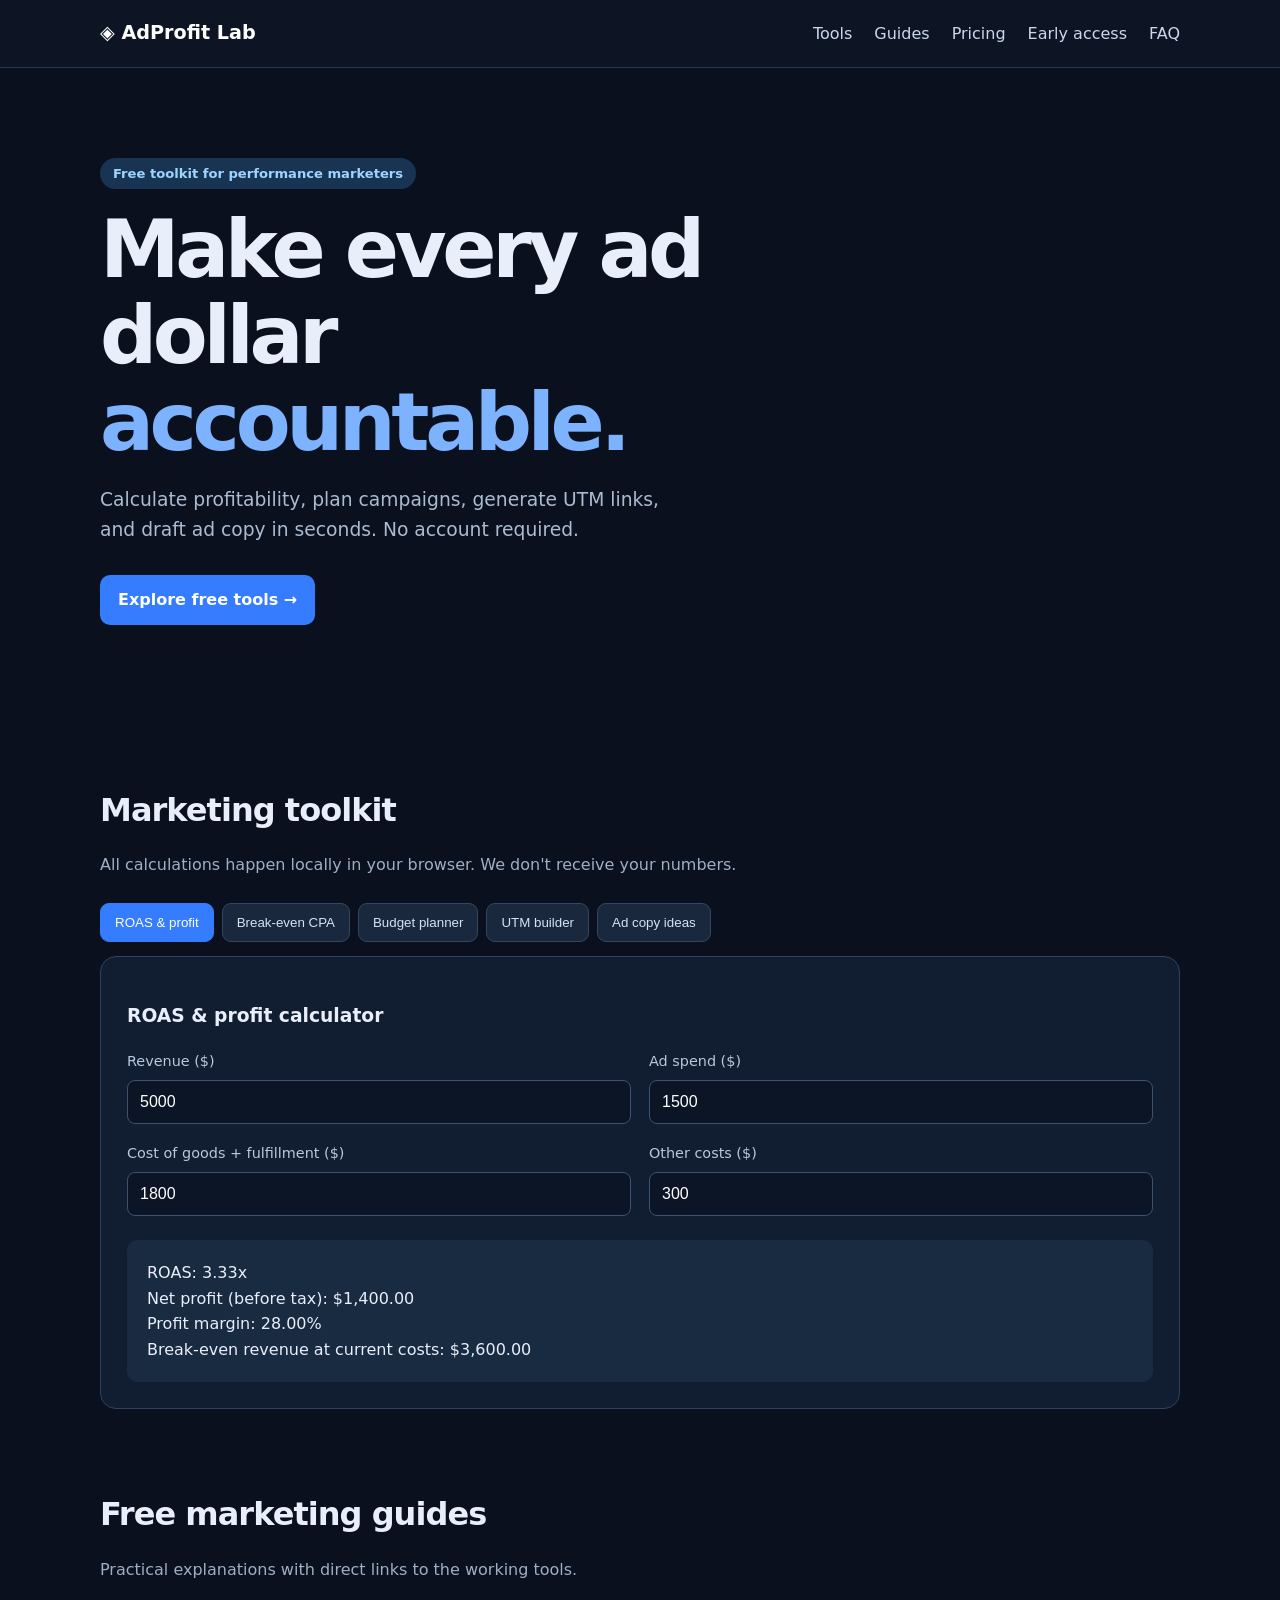
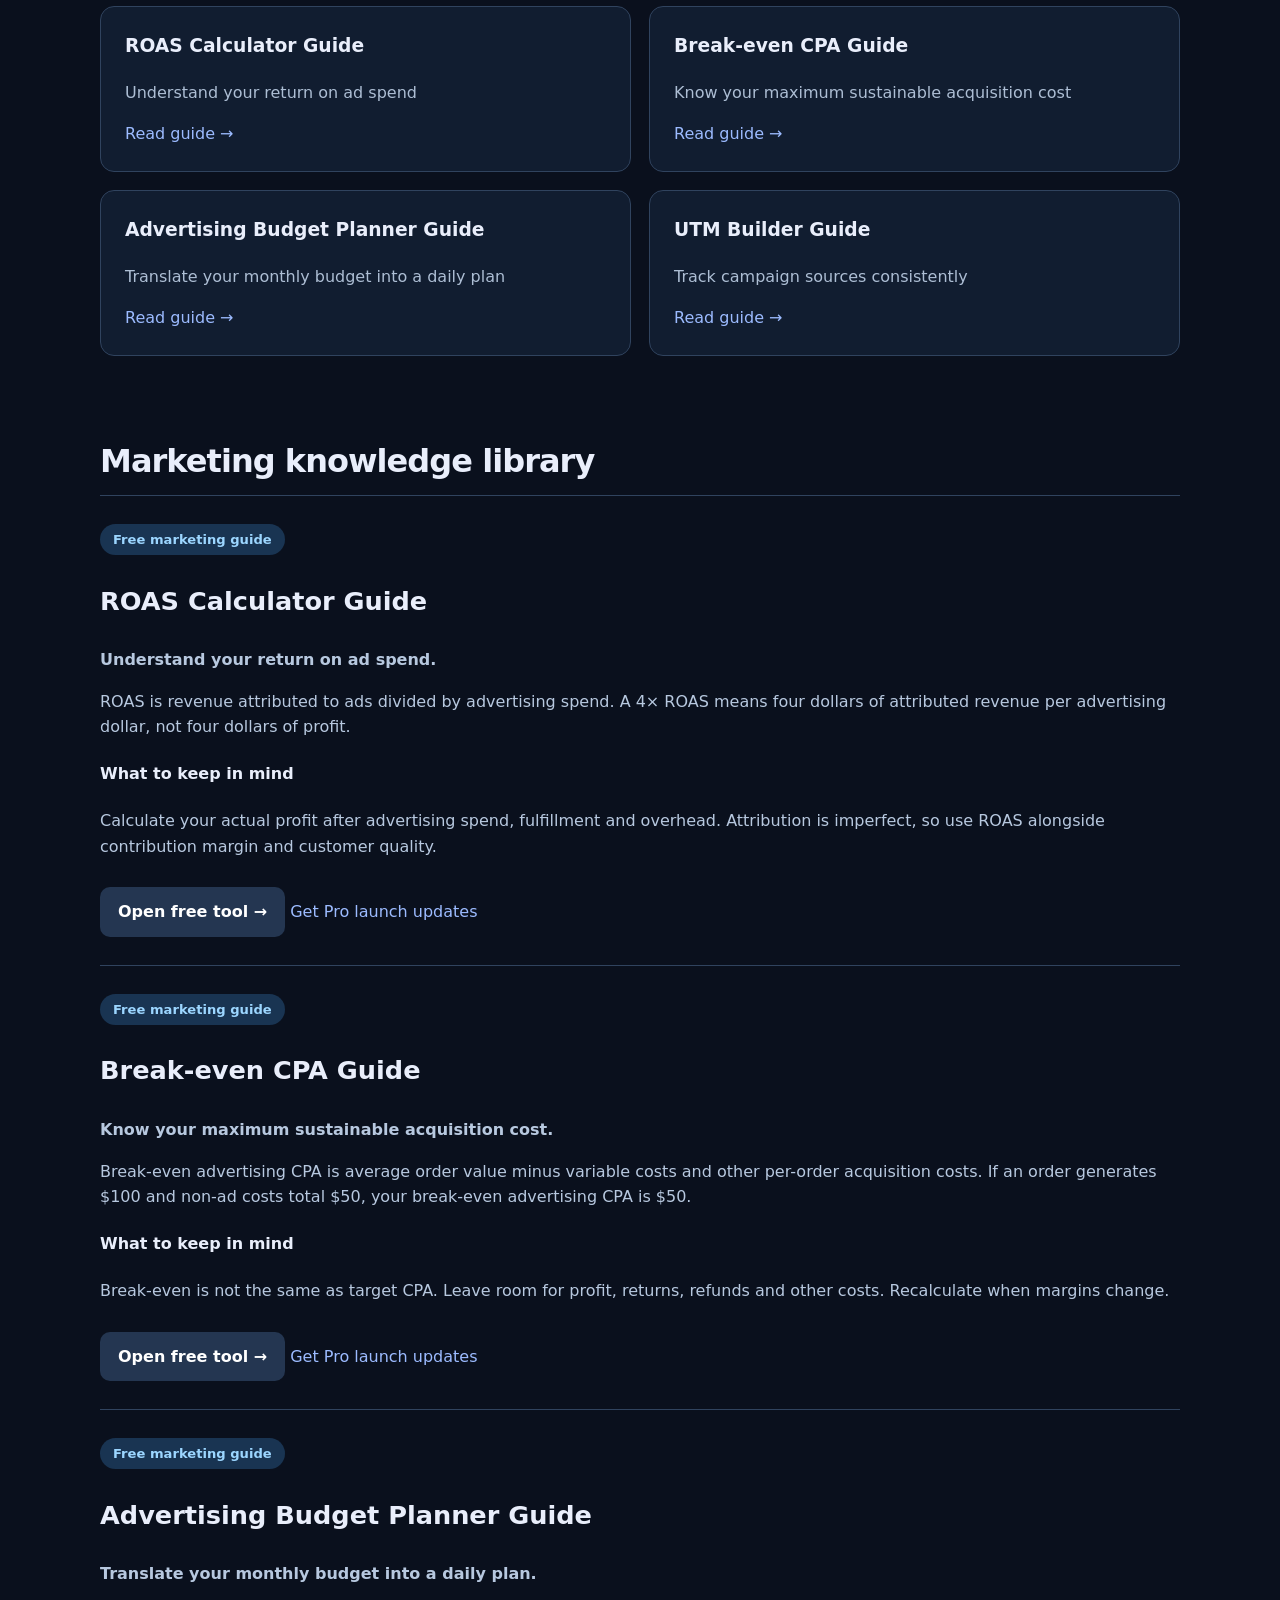
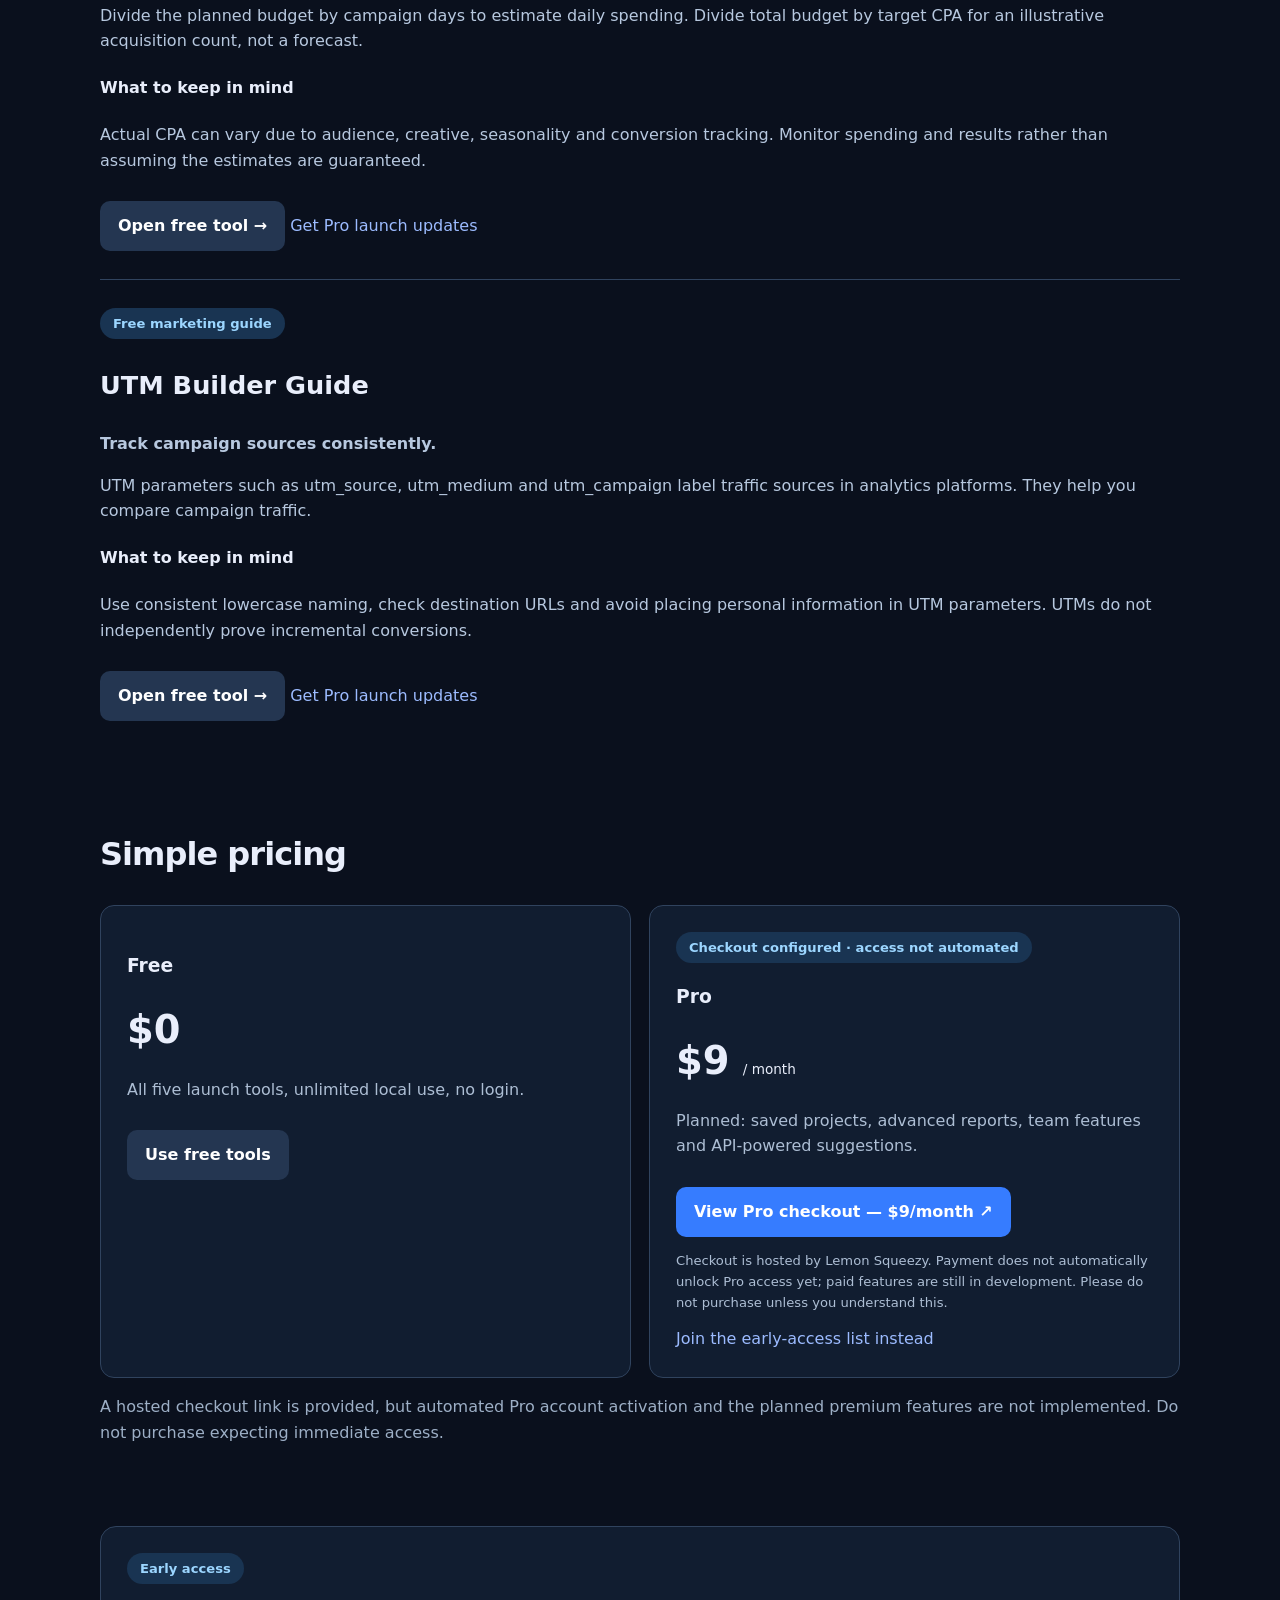
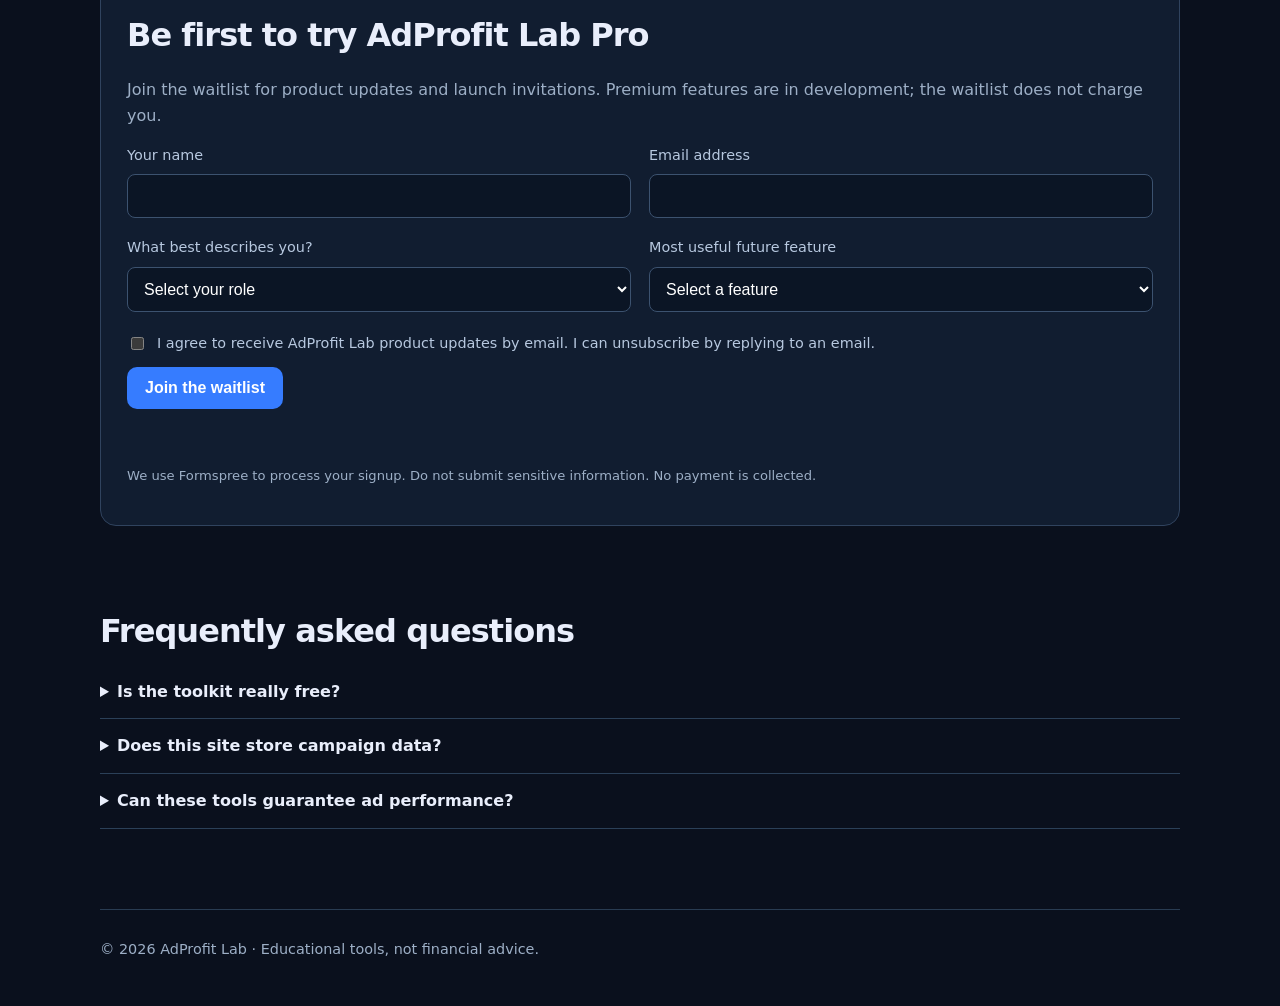
<file: index (2).html>
<!doctype html><html lang="en"><head><meta charset="utf-8"><meta name="viewport" content="width=device-width,initial-scale=1"><meta name="description" content="Free advertising ROI, CPA, budget and UTM tools for marketers."><title>AdProfit Lab | Free Marketing Calculators</title><link rel="canonical" href="https://aqibspeaks.github.io/adprofit-lab/"><style>:root{color-scheme:dark;font-family:Inter,system-ui,-apple-system,Segoe UI,sans-serif;background:#0a101d;color:#e9eefb}*{box-sizing:border-box}html{scroll-behavior:smooth}body{margin:0;line-height:1.6}.wrap{width:min(1080px,92%);margin:auto}header{border-bottom:1px solid #26354a;background:#0d1524}.nav{display:flex;justify-content:space-between;align-items:center;padding:18px 0}.logo{font-weight:800;font-size:1.2rem;color:#fff}a{color:#9cbbff;text-decoration:none}nav{display:flex;gap:22px}nav a{color:#cbd7ed}.hero{padding:90px 0 80px;max-width:770px}.pill{display:inline-block;padding:5px 13px;background:#193452;color:#9cd6ff;border-radius:50px;font-size:.82rem;font-weight:700}h1{font-size:clamp(2.7rem,7vw,5rem);line-height:1.08;letter-spacing:-.055em;margin:18px 0}h1 em{font-style:normal;color:#7db2ff}.hero p{font-size:1.17rem;color:#aabbd2;max-width:600px}.btn{display:inline-block;border:0;border-radius:10px;background:#367cff;color:white;padding:12px 18px;font-size:1rem;font-weight:700;cursor:pointer;margin-top:12px}.btn:hover{background:#2364db}.btn.secondary{background:#243651}section{margin-bottom:80px}h2{font-size:2rem;letter-spacing:-.03em;margin-bottom:8px}.muted{color:#9dafc6}.tabs{display:flex;gap:8px;flex-wrap:wrap;margin:25px 0 0}.tabs button{background:#1a283e;border:1px solid #334763;border-radius:9px;color:#d6e1f4;padding:11px 14px;cursor:pointer}.tabs button.active{background:#367cff;border-color:#367cff;color:white}.panel{border:1px solid #30435e;border-radius:16px;background:#111d30;padding:26px;margin-top:14px}.hidden{display:none}.fields{display:grid;grid-template-columns:repeat(2,minmax(0,1fr));gap:18px}label{display:flex;flex-direction:column;gap:7px;font-size:.9rem;color:#b7c8df}input{background:#0b1525;border:1px solid #3c526f;border-radius:8px;padding:12px;color:white;font-size:1rem;min-width:0}input:focus{outline:2px solid #6ca5ff}.result{margin-top:24px;padding:20px;border-radius:10px;background:#182b41;white-space:pre-wrap;overflow-wrap:anywhere}.result:empty{display:none}.cards{display:grid;grid-template-columns:1fr 1fr;gap:18px;margin-top:25px}.cards article{background:#111d30;border:1px solid #30435e;border-radius:14px;padding:26px}.cards strong{font-size:2.4rem}.cards small{font-size:.85rem;font-weight:400}.cards p{color:#adbed4}details{border-bottom:1px solid #2b4058;padding:14px 0}summary{cursor:pointer;font-weight:700}footer{border-top:1px solid #293c52;padding:28px 0 45px;color:#9dafc6;font-size:.9rem}@media(max-width:650px){.fields,.cards{grid-template-columns:1fr}.hero{padding:55px 0}.panel{padding:18px}nav{gap:12px;font-size:.85rem}}

select{background:#0b1525;border:1px solid #3c526f;border-radius:8px;padding:12px;color:white;font-size:1rem;width:100%}select:focus{outline:2px solid #6ca5ff}.consent{flex-direction:row;align-items:flex-start;margin-top:20px;gap:10px}.consent input{margin-top:5px}.hp{position:absolute;left:-10000px;width:1px;height:1px;overflow:hidden}.fine{font-size:.82rem}#leadStatus{min-height:1.5em}#leadSubmit:disabled{opacity:.65;cursor:wait}

/* Unified single-file navigation and guides */
header{position:sticky;top:0;z-index:20}nav{flex-wrap:wrap} .guide-grid{display:grid;grid-template-columns:repeat(2,minmax(0,1fr));gap:18px;margin-top:24px}.guide-card{background:#111d30;border:1px solid #30435e;border-radius:14px;padding:24px}.guide-card h3{margin-top:0}.guide-card p{color:#adbed4}.guide-detail{scroll-margin-top:90px;border-top:1px solid #30435e;padding:28px 0}.guide-detail h3{font-size:1.6rem}.guide-detail p{color:#b7c8df}.guide-detail ul{color:#b7c8df}.guide-detail:target{background:#13243b;border-radius:14px;padding:28px 20px}section{scroll-margin-top:95px} .panel.hidden{display:none}#early-access.panel{display:block!important}a:focus-visible,button:focus-visible{outline:3px solid #8fbaff;outline-offset:3px}@media(max-width:650px){.guide-grid{grid-template-columns:1fr}.nav{align-items:flex-start;gap:12px}nav{gap:10px}}
</style></head><body><header><div class="wrap nav"><a class="logo" href="#top">◈ AdProfit Lab</a><nav><a href="#tools">Tools</a><a href="#guides">Guides</a><a href="#pricing">Pricing</a><a href="#early-access">Early access</a><a href="#faq">FAQ</a></nav></div></header><main id="top" class="wrap"><section class="hero"><span class="pill">Free toolkit for performance marketers</span><h1>Make every ad dollar <em>accountable.</em></h1><p>Calculate profitability, plan campaigns, generate UTM links, and draft ad copy in seconds. No account required.</p><a class="btn" href="#tools">Explore free tools →</a></section><section id="tools"><h2>Marketing toolkit</h2><p class="muted">All calculations happen locally in your browser. We don't receive your numbers.</p><div class="tabs" role="tablist" aria-label="Select tool"><button class="active" data-tab="roas">ROAS & profit</button><button data-tab="cpa">Break-even CPA</button><button data-tab="budget">Budget planner</button><button data-tab="utm">UTM builder</button><button data-tab="copy">Ad copy ideas</button></div><div class="panel" id="roas"><h3>ROAS & profit calculator</h3><div class="fields"><label>Revenue ($)<input id="revenue" type="number" min="0" step="any" value="5000"></label><label>Ad spend ($)<input id="spend" type="number" min="0" step="any" value="1500"></label><label>Cost of goods + fulfillment ($)<input id="cost" type="number" min="0" step="any" value="1800"></label><label>Other costs ($)<input id="other" type="number" min="0" step="any" value="300"></label></div><div id="roasOut" class="result" aria-live="polite"></div></div><div class="panel hidden" id="cpa"><h3>Break-even CPA calculator</h3><div class="fields"><label>Average order value ($)<input id="aov" type="number" min="0" step="any" value="100"></label><label>Variable cost per order ($)<input id="variable" type="number" min="0" step="any" value="45"></label><label>Other acquisition cost per order ($)<input id="perorder" type="number" min="0" step="any" value="5"></label></div><div id="cpaOut" class="result" aria-live="polite"></div></div><div class="panel hidden" id="budget"><h3>Advertising budget planner</h3><div class="fields"><label>Monthly budget ($)<input id="monthly" type="number" min="0" step="any" value="1000"></label><label>Target CPA ($)<input id="targetcpa" type="number" min="0" step="any" value="25"></label><label>Days in campaign<input id="days" type="number" min="1" step="1" value="30"></label></div><div id="budgetOut" class="result" aria-live="polite"></div></div><div class="panel hidden" id="utm"><h3>UTM campaign link builder</h3><div class="fields"><label>Destination URL<input id="url" type="url" placeholder="https://example.com/landing"></label><label>Source<input id="source" placeholder="facebook"></label><label>Medium<input id="medium" placeholder="paid_social"></label><label>Campaign<input id="campaign" placeholder="fall_launch"></label><label>Content (optional)<input id="content" placeholder="creative_a"></label></div><div id="utmOut" class="result" aria-live="polite"></div><button id="copyLink" class="btn secondary" type="button">Copy URL</button></div><div class="panel hidden" id="copy"><h3>Ad copy idea generator</h3><p class="muted">Template-based, not AI-generated. Review claims and platform policies before publishing.</p><div class="fields"><label>Product or service<input id="product" maxlength="100" placeholder="Online marketing course"></label><label>Audience<input id="audience" maxlength="100" placeholder="Small business owners"></label><label>Key benefit<input id="benefit" maxlength="120" placeholder="Organize campaigns faster"></label></div><button id="generate" class="btn" type="button">Generate ideas</button><div id="copyOut" class="result" aria-live="polite"></div></div></section><section id="guides"><h2>Free marketing guides</h2><p class="muted">Practical explanations with direct links to the working tools.</p><div class="guide-grid"><article class="guide-card"><h3>ROAS Calculator Guide</h3><p>Understand your return on ad spend</p><a href="#roas-guide">Read guide →</a></article><article class="guide-card"><h3>Break-even CPA Guide</h3><p>Know your maximum sustainable acquisition cost</p><a href="#cpa-guide">Read guide →</a></article><article class="guide-card"><h3>Advertising Budget Planner Guide</h3><p>Translate your monthly budget into a daily plan</p><a href="#budget-guide">Read guide →</a></article><article class="guide-card"><h3>UTM Builder Guide</h3><p>Track campaign sources consistently</p><a href="#utm-guide">Read guide →</a></article></div></section><section id="guide-library"><h2>Marketing knowledge library</h2><article class="guide-detail" id="roas-guide"><span class="pill">Free marketing guide</span><h3>ROAS Calculator Guide</h3><p><strong>Understand your return on ad spend.</strong></p><p>ROAS is revenue attributed to ads divided by advertising spend. A 4× ROAS means four dollars of attributed revenue per advertising dollar, not four dollars of profit.</p><h4>What to keep in mind</h4><p>Calculate your actual profit after advertising spend, fulfillment and overhead. Attribution is imperfect, so use ROAS alongside contribution margin and customer quality.</p><a class="btn secondary" href="#tools" data-open-tool="roas">Open free tool →</a> <a href="#early-access">Get Pro launch updates</a></article><article class="guide-detail" id="cpa-guide"><span class="pill">Free marketing guide</span><h3>Break-even CPA Guide</h3><p><strong>Know your maximum sustainable acquisition cost.</strong></p><p>Break-even advertising CPA is average order value minus variable costs and other per-order acquisition costs. If an order generates $100 and non-ad costs total $50, your break-even advertising CPA is $50.</p><h4>What to keep in mind</h4><p>Break-even is not the same as target CPA. Leave room for profit, returns, refunds and other costs. Recalculate when margins change.</p><a class="btn secondary" href="#tools" data-open-tool="cpa">Open free tool →</a> <a href="#early-access">Get Pro launch updates</a></article><article class="guide-detail" id="budget-guide"><span class="pill">Free marketing guide</span><h3>Advertising Budget Planner Guide</h3><p><strong>Translate your monthly budget into a daily plan.</strong></p><p>Divide the planned budget by campaign days to estimate daily spending. Divide total budget by target CPA for an illustrative acquisition count, not a forecast.</p><h4>What to keep in mind</h4><p>Actual CPA can vary due to audience, creative, seasonality and conversion tracking. Monitor spending and results rather than assuming the estimates are guaranteed.</p><a class="btn secondary" href="#tools" data-open-tool="budget">Open free tool →</a> <a href="#early-access">Get Pro launch updates</a></article><article class="guide-detail" id="utm-guide"><span class="pill">Free marketing guide</span><h3>UTM Builder Guide</h3><p><strong>Track campaign sources consistently.</strong></p><p>UTM parameters such as utm_source, utm_medium and utm_campaign label traffic sources in analytics platforms. They help you compare campaign traffic.</p><h4>What to keep in mind</h4><p>Use consistent lowercase naming, check destination URLs and avoid placing personal information in UTM parameters. UTMs do not independently prove incremental conversions.</p><a class="btn secondary" href="#tools" data-open-tool="utm">Open free tool →</a> <a href="#early-access">Get Pro launch updates</a></article></section><section id="pricing" class="pricing"><h2>Simple pricing</h2><div class="cards"><article><h3>Free</h3><strong>$0</strong><p>All five launch tools, unlimited local use, no login.</p><a class="btn secondary" href="#tools">Use free tools</a></article><article><span class="pill">Checkout configured · access not automated</span><h3>Pro</h3><strong>$9 <small>/ month</small></strong><p>Planned: saved projects, advanced reports, team features and API-powered suggestions.</p><a class="btn" id="proCheckout" href="https://adprofitlab.lemonsqueezy.com/checkout/buy/459c7919-0dda-43be-a9b6-67aea6d1a63d" target="_blank" rel="noopener noreferrer">View Pro checkout — $9/month ↗</a><p class="muted fine">Checkout is hosted by Lemon Squeezy. Payment does not automatically unlock Pro access yet; paid features are still in development. Please do not purchase unless you understand this.</p><a href="#early-access">Join the early-access list instead</a></article></div><p class="muted">A hosted checkout link is provided, but automated Pro account activation and the planned premium features are not implemented. Do not purchase expecting immediate access.</p></section><section id="early-access" class="panel"><span class="pill">Early access</span><h2>Be first to try AdProfit Lab Pro</h2><p class="muted">Join the waitlist for product updates and launch invitations. Premium features are in development; the waitlist does not charge you.</p><form id="leadForm" action="https://formspree.io/f/mdeajoye" method="POST"><div class="fields"><label>Your name<input type="text" name="name" maxlength="100" autocomplete="name" required></label><label>Email address<input type="email" name="email" maxlength="254" autocomplete="email" required></label><label>What best describes you?<select name="role" required><option value="">Select your role</option><option>Media buyer</option><option>Agency owner</option><option>Business owner</option><option>Freelancer</option><option>Other</option></select></label><label>Most useful future feature<select name="interest" required><option value="">Select a feature</option><option>Saved reports</option><option>Campaign planning</option><option>AI copy suggestions</option><option>Team features</option></select></label></div><label class="consent"><input type="checkbox" name="consent" value="yes" required> I agree to receive AdProfit Lab product updates by email. I can unsubscribe by replying to an email.</label><div class="hp" aria-hidden="true"><label>Leave this field blank<input type="text" name="_gotcha" tabindex="-1" autocomplete="off"></label></div><input type="hidden" name="source" value="adprofit-lab-site"><button class="btn" type="submit" id="leadSubmit">Join the waitlist</button><p id="leadStatus" role="status" aria-live="polite"></p><p class="muted fine">We use Formspree to process your signup. Do not submit sensitive information. No payment is collected.</p></form></section><section id="faq"><h2>Frequently asked questions</h2><details><summary>Is the toolkit really free?</summary><p>Yes. The launch tools run in your browser with no subscription.</p></details><details><summary>Does this site store campaign data?</summary><p>No. Inputs stay in your browser while the page is open; the site does not send them to a server.</p></details><details><summary>Can these tools guarantee ad performance?</summary><p>No. Outputs are estimates based on the inputs you provide.</p></details></section></main><footer class="wrap">© <span id="year"></span> AdProfit Lab · Educational tools, not financial advice.</footer><script>'use strict';
const $=id=>document.getElementById(id);
const num=id=>{const x=Number($(id).value);return Number.isFinite(x)&&x>=0?x:NaN};
const money=n=>Number.isFinite(n)?new Intl.NumberFormat('en-US',{style:'currency',currency:'USD',maximumFractionDigits:2}).format(n):'—';
const fmt=n=>Number.isFinite(n)?n.toFixed(2):'—';
function compute(){
 const r=num('revenue'),s=num('spend'),c=num('cost'),o=num('other');
 $('roasOut').textContent=[r,s,c,o].some(Number.isNaN)?'Enter valid non-negative amounts.':`ROAS: ${s>0?fmt(r/s)+'x':'N/A (zero ad spend)'}\nNet profit (before tax): ${money(r-s-c-o)}\nProfit margin: ${r>0?fmt(100*(r-s-c-o)/r)+'%':'N/A (zero revenue)'}\nBreak-even revenue at current costs: ${money(s+c+o)}`;
 const a=num('aov'),v=num('variable'),p=num('perorder');
 $('cpaOut').textContent=[a,v,p].some(Number.isNaN)?'Enter valid non-negative amounts.':`Break-even ad CPA: ${money(a-v-p)}\nContribution before advertising: ${money(a-v-p)}\n${a-v-p<0?'Warning: each order loses money before ad spend.':'At this CPA, contribution after acquisition is zero.'}`;
 const m=num('monthly'),t=num('targetcpa'),d=num('days');
 $('budgetOut').textContent=[m,t,d].some(Number.isNaN)||d<1?'Enter valid amounts and at least 1 day.':`Daily budget: ${money(m/d)}\nEstimated acquisitions at target CPA: ${t>0?fmt(m/t):'N/A (zero target CPA)'}\nThis is a planning estimate, not a forecast.`;
 updateUTM();
}
let currentUTM='';
function updateUTM(){try{const raw=$('url').value.trim();if(!raw){$('utmOut').textContent='Enter a destination URL.';currentUTM='';return}const u=new URL(raw);if(!['https:','http:'].includes(u.protocol))throw Error('Use an HTTP(S) URL');const source=$('source').value.trim(),medium=$('medium').value.trim(),campaign=$('campaign').value.trim();if(!source||!medium||!campaign){$('utmOut').textContent='Source, medium, and campaign are required.';currentUTM='';return}for(const [key,value] of [['utm_source',source],['utm_medium',medium],['utm_campaign',campaign],['utm_content',$('content').value.trim()]]){if(value)u.searchParams.set(key,value)}currentUTM=u.toString();$('utmOut').textContent=currentUTM}catch(e){currentUTM='';$('utmOut').textContent='Enter a valid http:// or https:// URL.'}}
function generate(){const p=$('product').value.trim(),a=$('audience').value.trim(),b=$('benefit').value.trim();if(!p||!a||!b){$('copyOut').textContent='Complete all three fields.';return}const ideas=[`Question hook: Looking for a simpler way to ${b.toLowerCase()}? Explore ${p} for ${a}.`,`Benefit-led: ${p} is designed for ${a}. Discover how it can help you ${b.toLowerCase()}.`,`Curiosity-led: What could change if ${a} had a better way to ${b.toLowerCase()}? Take a look at ${p}.`];$('copyOut').textContent=ideas.map((s,i)=>`${i+1}. ${s}`).join('\n\n')+'\n\nReview every claim before publishing.'}
document.querySelectorAll('[data-tab]').forEach(b=>b.addEventListener('click',()=>{document.querySelectorAll('[data-tab]').forEach(x=>{x.classList.toggle('active',x===b);x.setAttribute('aria-selected',String(x===b))});document.querySelectorAll('#tools .panel').forEach(p=>p.classList.toggle('hidden',p.id!==b.dataset.tab))}));
document.querySelectorAll('input').forEach(x=>x.addEventListener('input',compute));$('generate').addEventListener('click',generate);$('copyLink').addEventListener('click',async()=>{if(!currentUTM)return;try{await navigator.clipboard.writeText(currentUTM);$('copyLink').textContent='Copied!'}catch{$('copyLink').textContent='Select and copy URL above'}});$('year').textContent=new Date().getFullYear();compute();

(() => {
  const form = document.getElementById('leadForm');
  if (!form) return;
  const status = document.getElementById('leadStatus');
  const button = document.getElementById('leadSubmit');
  form.addEventListener('submit', async (event) => {
    event.preventDefault();
    if (!form.reportValidity()) return;
    if (form.elements.namedItem('_gotcha').value.trim()) return;
    if (!/^https:\/\/formspree\.io\/f\/[a-zA-Z0-9]+$/.test(form.action)) {
      status.textContent = 'Setup required: add your Formspree form ID to index.html first.';
      return;
    }
    button.disabled = true;
    status.textContent = 'Submitting…';
    try {
      const response = await fetch(form.action, {
        method: 'POST', body: new FormData(form), headers: { Accept: 'application/json' }
      });
      if (response.ok) {
        form.reset();
        status.textContent = 'Thanks! Your signup was submitted successfully.';
      } else {
        const result = await response.json().catch(() => ({}));
        status.textContent = result.errors?.map(e => e.message).join(' ') || 'Could not submit. Please try again.';
      }
    } catch {
      status.textContent = 'Network error. Please check your connection and try again.';
    } finally { button.disabled = false; }
  });
})();

document.querySelectorAll('[data-open-tool]').forEach(link=>link.addEventListener('click',()=>{const tab=document.querySelector('[data-tab="'+link.dataset.openTool+'"]');if(tab)tab.click()}));
</script></body></html>
</file>
